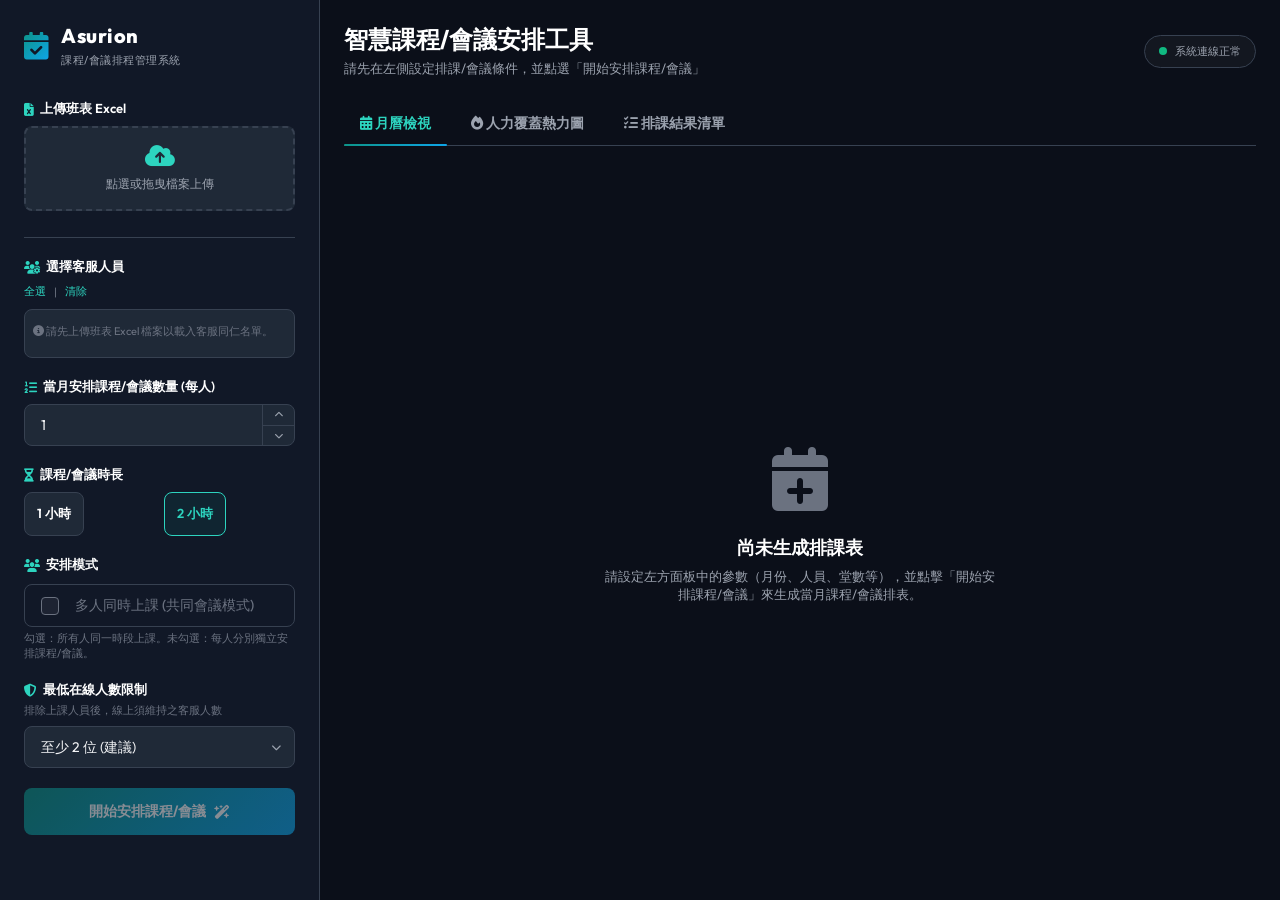
<file: templates/index.html>
<!DOCTYPE html>
<html lang="zh-TW">
<head>
    <meta charset="UTF-8">
    <meta name="viewport" content="width=device-width, initial-scale=1.0">
    <title>客服人員課程/會議安排工具</title>
    <!-- Google Fonts -->
    <link rel="preconnect" href="https://fonts.googleapis.com">
    <link rel="preconnect" href="https://fonts.gstatic.com" crossorigin>
    <link href="https://fonts.googleapis.com/css2?family=Inter:wght@300;400;500;600;700&family=Outfit:wght@400;500;600;700;800&display=swap" rel="stylesheet">
    <!-- Font Awesome -->
    <link rel="stylesheet" href="https://cdnjs.cloudflare.com/ajax/libs/font-awesome/6.4.0/css/all.min.css">
    <!-- Custom CSS -->
    <link rel="stylesheet" href="/static/css/style.css">
</head>
<body>
    <div class="app-container">
        <!-- Sidebar Controls -->
        <aside class="sidebar">
            <div class="brand">
                <i class="fa-solid fa-calendar-check brand-icon"></i>
                <div class="brand-text">
                    <h1>Asurion</h1>
                    <span>課程/會議排程管理系統</span>
                </div>
            </div>
            <!-- Upload Schedule File -->
            <div class="upload-section">
                <label class="upload-label"><i class="fa-solid fa-file-excel"></i> 上傳班表 Excel</label>
                <input type="file" id="file-input" accept=".xlsx" style="display: none;">
                <div class="upload-dropzone" id="upload-zone">
                    <div class="upload-zone-content">
                        <i class="fa-solid fa-cloud-arrow-up"></i>
                        <span id="file-name-text">點選或拖曳檔案上傳</span>
                    </div>
                </div>
                <div id="upload-status" class="upload-status"></div>
            </div>

            <div class="sidebar-divider"></div>
            
            <form id="schedule-form" class="control-form">
                <div class="form-group" id="loaded-month-group" style="display: none;">
                    <label><i class="fa-solid fa-calendar-days"></i> 目前上傳班表月份</label>
                    <div class="loaded-month-badge" id="loaded-month-badge">
                        <i class="fa-solid fa-circle-check" style="color: var(--success); font-size: 14px;"></i>
                        <span id="loaded-month-val" style="font-weight: 700; color: #fff; font-size: 14px; margin-left: 6px;">-</span>
                    </div>
                </div>

                <div class="form-group">
                    <label><i class="fa-solid fa-users-gear"></i> 選擇客服人員</label>
                    <div class="agent-selection-header">
                        <button type="button" id="select-all-btn" class="text-btn">全選</button>
                        <span class="divider">|</span>
                        <button type="button" id="deselect-all-btn" class="text-btn">清除</button>
                    </div>
                    <div class="agent-list-scroll">
                        <div id="agent-checkboxes" class="checkbox-group">
                            <!-- Populated dynamically -->
                        </div>
                    </div>
                </div>

                <div class="form-group">
                    <label for="course-count-input"><i class="fa-solid fa-list-ol"></i> 當月安排課程/會議數量 (每人)</label>
                    <div class="number-input-wrapper">
                        <input type="number" id="course-count-input" min="1" max="15" value="1" required>
                        <div class="num-nav">
                            <div class="num-button up"><i class="fa-solid fa-chevron-up"></i></div>
                            <div class="num-button down"><i class="fa-solid fa-chevron-down"></i></div>
                        </div>
                    </div>
                </div>

                <div class="form-group">
                    <label><i class="fa-solid fa-hourglass-half"></i> 課程/會議時長</label>
                    <div class="radio-group-tile">
                        <label class="radio-tile-label">
                            <input type="radio" name="course-duration" value="1" class="radio-tile-input">
                            <div class="radio-tile">
                                <span class="tile-title">1 小時</span>
                            </div>
                        </label>
                        <label class="radio-tile-label">
                            <input type="radio" name="course-duration" value="2" class="radio-tile-input" checked>
                            <div class="radio-tile">
                                <span class="tile-title">2 小時</span>
                            </div>
                        </label>
                    </div>
                </div>
                <div class="form-group">
                    <label><i class="fa-solid fa-users"></i> 安排模式</label>
                    <div class="toggle-group-custom">
                        <label class="checkbox-container-custom">
                            <input type="checkbox" id="joint-class-checkbox">
                            <span class="checkbox-custom-box"></span>
                            <span class="checkbox-label-text">多人同時上課 (共同會議模式)</span>
                        </label>
                    </div>
                    <span class="help-text">勾選：所有人同一時段上課。未勾選：每人分別獨立安排課程/會議。</span>
                </div>
                <div class="form-group">
                    <label for="coverage-select"><i class="fa-solid fa-shield-halved"></i> 最低在線人數限制</label>
                    <span class="help-text">排除上課人員後，線上須維持之客服人數</span>
                    <div class="select-wrapper">
                        <select id="coverage-select" required>
                            <option value="1">至少 1 位</option>
                            <option value="2" selected>至少 2 位 (建議)</option>
                            <option value="3">至少 3 位</option>
                        </select>
                    </div>
                </div>

                <button type="submit" id="submit-btn" class="primary-btn">
                    <span>開始安排課程/會議</span>
                    <i class="fa-solid fa-wand-magic-sparkles"></i>
                </button>
            </form>
        </aside>

        <!-- Main Workspace -->
        <main class="main-content">
            <!-- Header -->
            <header class="workspace-header">
                <div class="welcome-section">
                    <h2>智慧課程/會議安排工具</h2>
                    <p id="current-config-summary">請先在左側設定排課/會議條件，並點選「開始安排課程/會議」</p>
                </div>
                <div class="theme-toggle-status">
                    <div class="status-indicator">
                        <span class="pulse-dot"></span>
                        <span class="status-text">系統連線正常</span>
                    </div>
                </div>
            </header>

            <!-- Dashboard Stats (Hidden initially, shown after schedule calculation) -->
            <section id="stats-section" class="stats-grid hidden">
                <div class="stat-card">
                    <div class="stat-icon-wrapper blue">
                        <i class="fa-solid fa-book-open"></i>
                    </div>
                    <div class="stat-info">
                        <span class="stat-label">已排定課程/會議總次數</span>
                        <h3 id="stat-total-courses">-</h3>
                    </div>
                </div>
                <div class="stat-card">
                    <div class="stat-icon-wrapper purple">
                        <i class="fa-solid fa-clock"></i>
                    </div>
                    <div class="stat-info">
                        <span class="stat-label">總培訓時數</span>
                        <h3 id="stat-total-hours">-</h3>
                    </div>
                </div>
                <div class="stat-card">
                    <div class="stat-icon-wrapper teal">
                        <i class="fa-solid fa-user-shield"></i>
                    </div>
                    <div class="stat-info">
                        <span class="stat-label">平均最少在線人力</span>
                        <h3 id="stat-min-coverage">-</h3>
                    </div>
                </div>
                <div class="stat-card" id="warning-stat-card">
                    <div class="stat-icon-wrapper orange">
                        <i class="fa-solid fa-triangle-exclamation"></i>
                    </div>
                    <div class="stat-info">
                        <span class="stat-label">人力警告時段</span>
                        <h3 id="stat-warnings">-</h3>
                    </div>
                </div>
            </section>

            <!-- Main Interactive Tabs -->
            <div class="tab-container">
                <div class="tab-header-wrapper">
                    <div class="tab-header">
                        <button class="tab-btn active" data-tab="calendar-tab">
                            <i class="fa-solid fa-calendar-days"></i> 月曆檢視
                        </button>
                        <button class="tab-btn" data-tab="heatmap-tab">
                            <i class="fa-solid fa-fire"></i> 人力覆蓋熱力圖
                        </button>
                        <button class="tab-btn" data-tab="list-tab">
                            <i class="fa-solid fa-list-check"></i> 排課結果清單
                        </button>
                    </div>
                </div>

                <div class="tab-content-container">
                    <!-- Loading Overlay -->
                    <div id="loading-overlay" class="overlay hidden">
                        <div class="loader-container">
                            <div class="spinner"></div>
                            <p>智慧排課引擎計算中，請稍候...</p>
                        </div>
                    </div>

                    <!-- Empty State -->
                    <div id="empty-state" class="empty-state-view">
                        <div class="empty-icon"><i class="fa-solid fa-calendar-plus"></i></div>
                        <h3>尚未生成排課表</h3>
                        <p>請設定左方面板中的參數（月份、人員、堂數等），並點擊「開始安排課程/會議」來生成當月課程/會議排表。</p>
                    </div>

                    <!-- Tab 1: Calendar View -->
                    <div id="calendar-tab" class="tab-panel active hidden">
                        <div class="calendar-layout">
                            <div class="calendar-main">
                                <div class="calendar-nav">
                                    <h4 id="calendar-month-title">2026年 6月</h4>
                                    <div class="calendar-legend">
                                        <span class="legend-item"><span class="legend-color scheduled"></span>已排課</span>
                                        <span class="legend-item"><span class="legend-color warning"></span>低人力警示</span>
                                    </div>
                                </div>
                                <div class="calendar-grid-header">
                                    <span>週日</span><span>週一</span><span>週二</span><span>週三</span><span>週四</span><span>週五</span><span>週六</span>
                                </div>
                                <div id="calendar-grid" class="calendar-grid">
                                    <!-- Populated dynamically -->
                                </div>
                            </div>
                            <!-- Side Detail Panel -->
                            <div class="calendar-side-panel">
                                <div id="day-detail-empty" class="side-panel-empty">
                                    <i class="fa-solid fa-arrow-left"></i>
                                    <p>點選月曆中的日期以查看當天值班詳情與課程/會議安排</p>
                                </div>
                                <div id="day-detail-content" class="side-panel-content hidden">
                                    <div class="panel-header">
                                        <h4 id="selected-date-title">2026-06-01</h4>
                                        <span id="selected-date-weekday" class="badge">星期一</span>
                                    </div>
                                    
                                    <div class="detail-section">
                                        <h5><i class="fa-solid fa-graduation-cap"></i> 當日課程/會議安排</h5>
                                        <div id="day-courses-list" class="courses-timeline-list">
                                            <!-- Dynamically filled -->
                                        </div>
                                    </div>

                                    <div class="detail-section">
                                        <h5><i class="fa-solid fa-users"></i> 當日每小時在線人數</h5>
                                        <div class="timeline-visual-container">
                                            <div id="day-coverage-timeline" class="hourly-bar-chart">
                                                <!-- Dynamically filled -->
                                            </div>
                                        </div>
                                    </div>
                                </div>
                            </div>
                        </div>
                    </div>

                    <!-- Tab 2: Heatmap View -->
                    <div id="heatmap-tab" class="tab-panel hidden">
                        <div class="heatmap-container-box">
                            <div class="heatmap-header">
                                <div class="heatmap-desc">
                                    <h4>在線客服人數覆蓋率熱力圖</h4>
                                    <p>網格顯示每日每小時線上服務的客服人數，以顏色深淺代表在線人力多寡，若低於限制人數將顯示為警告色（黃/橘/紅）。</p>
                                </div>
                                <div class="heatmap-controls">
                                    <div class="btn-group">
                                        <button id="toggle-heatmap-before" class="btn btn-secondary active">排課前在線</button>
                                        <button id="toggle-heatmap-after" class="btn btn-secondary">排課後在線 (實際服務)</button>
                                    </div>
                                </div>
                            </div>
                            
                            <div class="heatmap-wrapper">
                                <div class="heatmap-legend">
                                    <span class="legend-title">在線客服人數：</span>
                                    <span class="legend-color-box c-0">0人 (中斷)</span>
                                    <span class="legend-color-box c-1">1人 (吃緊)</span>
                                    <span class="legend-color-box c-2">2人</span>
                                    <span class="legend-color-box c-3">3人</span>
                                    <span class="legend-color-box c-4">4人以上 (充裕)</span>
                                </div>
                                
                                <div class="heatmap-scroll-area">
                                    <div class="heatmap-grid-container">
                                        <div class="heatmap-y-axis">
                                            <div class="axis-header-cell">日期</div>
                                            <!-- Dates filled dynamically -->
                                        </div>
                                        <div class="heatmap-main-grid">
                                            <div class="heatmap-x-axis">
                                                <!-- Hours 0..23 filled dynamically -->
                                            </div>
                                            <div id="heatmap-cells" class="heatmap-cells-grid">
                                                <!-- Cells filled dynamically -->
                                            </div>
                                        </div>
                                    </div>
                                </div>
                            </div>
                        </div>
                    </div>

                    <!-- Tab 3: List View -->
                    <div id="list-tab" class="tab-panel hidden">
                        <div class="list-container-box">
                            <div class="list-header">
                                <h4>當月課程/會議表清單</h4>
                                <div class="list-actions">
                                    <button id="export-csv-btn" class="secondary-btn">
                                        <i class="fa-solid fa-file-csv"></i> 匯出 CSV 檔
                                    </button>
                                </div>
                            </div>
                            
                            <div class="table-wrapper">
                                <table class="schedule-table">
                                    <thead>
                                        <tr>
                                            <th>日期</th>
                                            <th>客服人員</th>
                                            <th>上課時段</th>
                                            <th>課程/會議長度</th>
                                            <th>上課時在線人數 (扣除上課同仁)</th>
                                            <th>狀態</th>
                                        </tr>
                                    </thead>
                                    <tbody id="schedule-table-body">
                                        <!-- Dynamically filled -->
                                    </tbody>
                                </table>
                            </div>
                            
                            <div id="failed-courses-section" class="failed-courses-box hidden">
                                <h5><i class="fa-solid fa-triangle-exclamation"></i> 無法安排的課程/會議：</h5>
                                <p>以下人員的課程/會議因班表限制及人力覆蓋率衝突，無法在安全在線門檻下完成排課：</p>
                                <ul id="failed-courses-list">
                                    <!-- Filled dynamically -->
                                </ul>
                            </div>
                        </div>
                    </div>

                </div>
            </div>
        </main>
    </div>
    <!-- Custom JS -->
    <script src="/static/js/main.js"></script>
</body>
</html>
</file>
<file: static/css/style.css>
/* CSS Design System - Modern Dark Slate Theme */
:root {
    --bg-main: #0b0f19;
    --bg-sidebar: #111827;
    --bg-card: #1f2937;
    --border-color: #374151;
    --text-primary: #f3f4f6;
    --text-secondary: #9ca3af;
    --text-muted: #6b7280;
    
    --primary-color: #0d9488;
    --primary-light: #2dd4bf;
    --primary-gradient: linear-gradient(135deg, #0d9488, #0ea5e9);
    
    --success: #10b981;
    --warning: #f59e0b;
    --danger: #ef4444;
    
    --shadow-sm: 0 1px 2px 0 rgb(0 0 0 / 0.05);
    --shadow-md: 0 4px 6px -1px rgb(0 0 0 / 0.1), 0 2px 4px -2px rgb(0 0 0 / 0.1);
    --shadow-lg: 0 10px 15px -3px rgb(0 0 0 / 0.1), 0 4px 6px -4px rgb(0 0 0 / 0.1);
    
    --font-family: 'Outfit', 'Inter', -apple-system, BlinkMacSystemFont, "Segoe UI", Roboto, sans-serif;
}

/* Reset and Base Styles */
* {
    box-sizing: border-box;
    margin: 0;
    padding: 0;
}

body {
    background-color: var(--bg-main);
    color: var(--text-primary);
    font-family: var(--font-family);
    height: 100vh;
    overflow: hidden;
}

/* Scrollbar Styling */
::-webkit-scrollbar {
    width: 6px;
    height: 6px;
}
::-webkit-scrollbar-track {
    background: var(--bg-main);
}
::-webkit-scrollbar-thumb {
    background: var(--border-color);
    border-radius: 4px;
}
::-webkit-scrollbar-thumb:hover {
    background: var(--text-muted);
}

/* Layout */
.app-container {
    display: flex;
    height: 100vh;
    width: 100vw;
}

/* Sidebar Controls */
.sidebar {
    width: 320px;
    background-color: var(--bg-sidebar);
    border-right: 1px solid var(--border-color);
    display: flex;
    flex-direction: column;
    flex-shrink: 0;
    padding: 24px;
    overflow-y: auto;
}

.brand {
    display: flex;
    align-items: center;
    gap: 12px;
    margin-bottom: 32px;
}

.brand-icon {
    font-size: 28px;
    background: var(--primary-gradient);
    -webkit-background-clip: text;
    -webkit-text-fill-color: transparent;
}

.brand-text h1 {
    font-size: 20px;
    font-weight: 800;
    letter-spacing: 0.5px;
    color: #fff;
    line-height: 1.2;
}

.brand-text span {
    font-size: 11px;
    color: var(--text-secondary);
    letter-spacing: 0.5px;
    text-transform: uppercase;
}

/* Controls Form */
.control-form {
    display: flex;
    flex-direction: column;
    gap: 20px;
}

.form-group {
    display: flex;
    flex-direction: column;
    gap: 8px;
}

.form-group label {
    font-size: 13px;
    font-weight: 600;
    color: #fff;
    display: flex;
    align-items: center;
    gap: 6px;
}

.form-group label i {
    color: var(--primary-light);
}

.help-text {
    font-size: 11px;
    color: var(--text-muted);
    margin-top: -4px;
}

/* Inputs */
.select-wrapper {
    position: relative;
    width: 100%;
}

.select-wrapper::after {
    content: '\f078';
    font-family: 'Font Awesome 6 Free';
    font-weight: 900;
    font-size: 10px;
    color: var(--text-secondary);
    position: absolute;
    right: 14px;
    top: 50%;
    transform: translateY(-50%);
    pointer-events: none;
}

select {
    width: 100%;
    background-color: var(--bg-card);
    border: 1px solid var(--border-color);
    border-radius: 8px;
    padding: 11px 16px;
    color: var(--text-primary);
    font-family: var(--font-family);
    font-size: 14px;
    appearance: none;
    cursor: pointer;
    transition: all 0.2s;
}

select:focus {
    outline: none;
    border-color: var(--primary-light);
    box-shadow: 0 0 0 2px rgba(45, 212, 191, 0.15);
}

/* Checkbox Selection Scroll */
.agent-selection-header {
    display: flex;
    align-items: center;
    gap: 8px;
    font-size: 11px;
    color: var(--text-muted);
    margin-bottom: 2px;
}

.text-btn {
    background: none;
    border: none;
    color: var(--primary-light);
    cursor: pointer;
    font-family: var(--font-family);
    font-size: 11px;
    transition: color 0.2s;
}

.text-btn:hover {
    color: #fff;
}

.agent-list-scroll {
    max-height: 200px;
    overflow-y: auto;
    border: 1px solid var(--border-color);
    background-color: var(--bg-card);
    border-radius: 8px;
    padding: 8px;
}

.checkbox-group {
    display: flex;
    flex-direction: column;
    gap: 4px;
}

.checkbox-label {
    display: flex;
    align-items: center;
    gap: 8px;
    padding: 8px 10px;
    border-radius: 6px;
    cursor: pointer;
    font-size: 13px;
    color: var(--text-secondary);
    transition: all 0.2s;
}

.checkbox-label:hover {
    background-color: rgba(255, 255, 255, 0.05);
    color: #fff;
}

.checkbox-label input {
    accent-color: var(--primary-color);
    width: 15px;
    height: 15px;
    cursor: pointer;
}

/* Number Input */
.number-input-wrapper {
    position: relative;
    display: flex;
}

.number-input-wrapper input {
    width: 100%;
    background-color: var(--bg-card);
    border: 1px solid var(--border-color);
    border-radius: 8px;
    padding: 11px 16px;
    color: var(--text-primary);
    font-family: var(--font-family);
    font-size: 14px;
}

.number-input-wrapper input:focus {
    outline: none;
    border-color: var(--primary-light);
}

/* Chrome/Safari spin buttons hide */
.number-input-wrapper input::-webkit-outer-spin-button,
.number-input-wrapper input::-webkit-inner-spin-button {
    -webkit-appearance: none;
    margin: 0;
}

.num-nav {
    position: absolute;
    right: 1px;
    top: 1px;
    bottom: 1px;
    display: flex;
    flex-direction: column;
    width: 32px;
    border-left: 1px solid var(--border-color);
}

.num-button {
    flex: 1;
    display: flex;
    align-items: center;
    justify-content: center;
    font-size: 9px;
    color: var(--text-secondary);
    cursor: pointer;
    user-select: none;
    transition: background 0.2s;
}

.num-button:hover {
    background-color: rgba(255, 255, 255, 0.05);
    color: #fff;
}

.num-button.up {
    border-top-right-radius: 7px;
    border-bottom: 1px solid var(--border-color);
}

.num-button.down {
    border-bottom-right-radius: 7px;
}

/* Radio Tiles */
.radio-group-tile {
    display: flex;
    gap: 8px;
}

.radio-tile-label {
    flex: 1;
    cursor: pointer;
}

.radio-tile-input {
    display: none;
}

.radio-tile {
    background-color: var(--bg-card);
    border: 1px solid var(--border-color);
    border-radius: 8px;
    padding: 12px;
    text-align: center;
    transition: all 0.2s;
}

.radio-tile-input:checked + .radio-tile {
    background-color: rgba(13, 148, 136, 0.1);
    border-color: var(--primary-light);
    color: var(--primary-light);
    font-weight: 600;
}

.tile-title {
    font-size: 13px;
}

/* Primary Button */
.primary-btn {
    background: var(--primary-gradient);
    border: none;
    border-radius: 8px;
    padding: 14px;
    color: #fff;
    font-family: var(--font-family);
    font-size: 14px;
    font-weight: 700;
    cursor: pointer;
    display: flex;
    align-items: center;
    justify-content: center;
    gap: 8px;
    box-shadow: 0 4px 12px rgba(13, 148, 136, 0.3);
    transition: all 0.2s;
}

.primary-btn:hover {
    opacity: 0.95;
    transform: translateY(-1px);
    box-shadow: 0 6px 16px rgba(13, 148, 136, 0.4);
}

.primary-btn:active {
    transform: translateY(0);
}

/* Secondary Button */
.secondary-btn {
    background-color: var(--bg-card);
    border: 1px solid var(--border-color);
    border-radius: 8px;
    padding: 10px 16px;
    color: var(--text-primary);
    font-family: var(--font-family);
    font-size: 13px;
    font-weight: 600;
    cursor: pointer;
    display: flex;
    align-items: center;
    gap: 6px;
    transition: all 0.2s;
}

.secondary-btn:hover {
    background-color: var(--border-color);
    color: #fff;
}

/* Main Workspace Content */
.main-content {
    flex: 1;
    display: flex;
    flex-direction: column;
    overflow: hidden;
    padding: 24px;
    background-color: var(--bg-main);
}

/* Workspace Header */
.workspace-header {
    display: flex;
    justify-content: space-between;
    align-items: center;
    margin-bottom: 24px;
}

.welcome-section h2 {
    font-size: 24px;
    font-weight: 700;
    color: #fff;
    margin-bottom: 4px;
}

.welcome-section p {
    font-size: 13px;
    color: var(--text-secondary);
}

.status-indicator {
    display: flex;
    align-items: center;
    gap: 8px;
    background-color: rgba(255, 255, 255, 0.03);
    border: 1px solid var(--border-color);
    padding: 8px 14px;
    border-radius: 20px;
}

.pulse-dot {
    width: 8px;
    height: 8px;
    background-color: var(--success);
    border-radius: 50%;
    box-shadow: 0 0 0 0 rgba(16, 185, 129, 0.7);
    animation: pulse 1.6s infinite;
}

.status-text {
    font-size: 11px;
    color: var(--text-secondary);
    font-weight: 500;
}

@keyframes pulse {
    0% {
        transform: scale(0.95);
        box-shadow: 0 0 0 0 rgba(16, 185, 129, 0.7);
    }
    70% {
        transform: scale(1);
        box-shadow: 0 0 0 6px rgba(16, 185, 129, 0);
    }
    100% {
        transform: scale(0.95);
        box-shadow: 0 0 0 0 rgba(16, 185, 129, 0);
    }
}

/* Dashboard KPI Stats Grid */
.stats-grid {
    display: grid;
    grid-template-columns: repeat(4, 1fr);
    gap: 16px;
    margin-bottom: 24px;
}

.stat-card {
    background-color: var(--bg-card);
    border: 1px solid var(--border-color);
    border-radius: 12px;
    padding: 16px;
    display: flex;
    align-items: center;
    gap: 16px;
    box-shadow: var(--shadow-sm);
    transition: transform 0.2s;
}

.stat-card:hover {
    transform: translateY(-2px);
}

.stat-icon-wrapper {
    width: 48px;
    height: 48px;
    border-radius: 10px;
    display: flex;
    align-items: center;
    justify-content: center;
    font-size: 20px;
}

.stat-icon-wrapper.blue { background-color: rgba(14, 165, 233, 0.1); color: #0ea5e9; }
.stat-icon-wrapper.purple { background-color: rgba(139, 92, 246, 0.1); color: #8b5cf6; }
.stat-icon-wrapper.teal { background-color: rgba(20, 184, 166, 0.1); color: #20b8a6; }
.stat-icon-wrapper.orange { background-color: rgba(245, 158, 11, 0.1); color: #f59e0b; }

.stat-info {
    display: flex;
    flex-direction: column;
}

.stat-label {
    font-size: 11px;
    color: var(--text-secondary);
    text-transform: uppercase;
    letter-spacing: 0.5px;
}

.stat-info h3 {
    font-size: 20px;
    font-weight: 700;
    color: #fff;
    margin-top: 2px;
}

.hidden {
    display: none !important;
}

/* Tab Container */
.tab-container {
    flex: 1;
    display: flex;
    flex-direction: column;
    min-height: 0; /* Important for flex child overflow */
}

/* Tab Panel */
.tab-panel {
    height: 100%;
    width: 100%;
    display: flex;
    flex-direction: column;
    min-height: 0;
    overflow: hidden;
}

.tab-header-wrapper {
    border-bottom: 1px solid var(--border-color);
    margin-bottom: 20px;
}

.tab-header {
    display: flex;
    gap: 8px;
}

.tab-btn {
    background: none;
    border: none;
    color: var(--text-secondary);
    font-family: var(--font-family);
    font-size: 14px;
    font-weight: 600;
    padding: 12px 16px;
    cursor: pointer;
    position: relative;
    transition: color 0.2s;
}

.tab-btn:hover {
    color: #fff;
}

.tab-btn.active {
    color: var(--primary-light);
}

.tab-btn.active::after {
    content: '';
    position: absolute;
    bottom: -1px;
    left: 0;
    right: 0;
    height: 2px;
    background: var(--primary-gradient);
    border-radius: 2px;
}

.tab-content-container {
    flex: 1;
    position: relative;
    overflow: hidden;
    min-height: 0;
}

/* Empty State / Loading */
.empty-state-view {
    display: flex;
    flex-direction: column;
    align-items: center;
    justify-content: center;
    height: 100%;
    padding: 48px;
    text-align: center;
}

.empty-icon {
    font-size: 64px;
    color: var(--text-muted);
    margin-bottom: 16px;
}

.empty-state-view h3 {
    font-size: 18px;
    font-weight: 600;
    color: #fff;
    margin-bottom: 8px;
}

.empty-state-view p {
    font-size: 13px;
    color: var(--text-secondary);
    max-width: 400px;
}

.overlay {
    position: absolute;
    top: 0;
    left: 0;
    right: 0;
    bottom: 0;
    background-color: rgba(11, 15, 25, 0.7);
    backdrop-filter: blur(4px);
    display: flex;
    align-items: center;
    justify-content: center;
    z-index: 100;
}

.loader-container {
    display: flex;
    flex-direction: column;
    align-items: center;
    gap: 16px;
    background-color: var(--bg-card);
    border: 1px solid var(--border-color);
    padding: 32px 48px;
    border-radius: 16px;
    box-shadow: var(--shadow-lg);
}

.spinner {
    width: 40px;
    height: 40px;
    border: 4px solid rgba(255, 255, 255, 0.05);
    border-left-color: var(--primary-light);
    border-radius: 50%;
    animation: spin 1s linear infinite;
}

@keyframes spin {
    0% { transform: rotate(0deg); }
    100% { transform: rotate(360deg); }
}

/* TAB 1: Calendar View Layout */
.calendar-layout {
    display: flex;
    height: 100%;
    gap: 20px;
    min-height: 0;
}

.calendar-main {
    flex: 1;
    display: flex;
    flex-direction: column;
    min-height: 0;
    background-color: var(--bg-card);
    border: 1px solid var(--border-color);
    border-radius: 12px;
    padding: 16px;
}

.calendar-nav {
    display: flex;
    justify-content: space-between;
    align-items: center;
    margin-bottom: 16px;
}

.calendar-nav h4 {
    font-size: 18px;
    font-weight: 700;
    color: #fff;
}

.calendar-legend {
    display: flex;
    gap: 12px;
}

.legend-item {
    font-size: 11px;
    color: var(--text-secondary);
    display: flex;
    align-items: center;
    gap: 6px;
}

.legend-color {
    width: 10px;
    height: 10px;
    border-radius: 3px;
}

.legend-color.scheduled { background-color: rgba(13, 148, 136, 0.2); border: 1px solid var(--primary-light); }
.legend-color.warning { background-color: rgba(239, 68, 68, 0.15); border: 1px solid var(--danger); }

.calendar-grid-header {
    display: grid;
    grid-template-columns: repeat(7, 1fr);
    text-align: center;
    margin-bottom: 8px;
    font-size: 11px;
    font-weight: 600;
    color: var(--text-secondary);
    text-transform: uppercase;
    letter-spacing: 0.5px;
}

.calendar-grid {
    flex: 1;
    display: grid;
    grid-template-columns: repeat(7, 1fr);
    grid-auto-rows: 1fr;
    gap: 6px;
    min-height: 0;
}

/* Calendar Day Cell */
.calendar-day {
    background-color: rgba(255, 255, 255, 0.02);
    border: 1px solid rgba(255, 255, 255, 0.05);
    border-radius: 8px;
    padding: 8px;
    display: flex;
    flex-direction: column;
    justify-content: space-between;
    cursor: pointer;
    position: relative;
    transition: all 0.2s;
}

.calendar-day:hover {
    background-color: rgba(255, 255, 255, 0.05);
    border-color: var(--border-color);
}

.calendar-day.empty {
    opacity: 0.2;
    cursor: default;
    pointer-events: none;
}

.calendar-day.today {
    border-color: var(--primary-light);
    box-shadow: inset 0 0 0 1px var(--primary-light);
}

.calendar-day.selected {
    background-color: rgba(13, 148, 136, 0.07);
    border-color: var(--primary-light);
}

.day-number {
    font-size: 12px;
    font-weight: 600;
    color: var(--text-secondary);
}

.calendar-day.selected .day-number {
    color: #fff;
}

.day-badges {
    display: flex;
    flex-direction: column;
    gap: 4px;
    margin-top: 4px;
}

.day-badge {
    font-size: 9px;
    padding: 3px 6px;
    border-radius: 4px;
    font-weight: 600;
    display: flex;
    align-items: center;
    gap: 4px;
}

.day-badge.course-badge {
    background-color: rgba(13, 148, 136, 0.15);
    color: var(--primary-light);
    border: 1px solid rgba(45, 212, 191, 0.25);
}

.day-badge.warning-badge {
    background-color: rgba(239, 68, 68, 0.1);
    color: var(--danger);
    border: 1px solid rgba(239, 68, 68, 0.2);
}

/* Side Detail Panel */
.calendar-side-panel {
    width: 320px;
    background-color: var(--bg-card);
    border: 1px solid var(--border-color);
    border-radius: 12px;
    display: flex;
    flex-direction: column;
    padding: 20px;
    overflow-y: auto;
    flex-shrink: 0;
}

.side-panel-empty {
    display: flex;
    flex-direction: column;
    align-items: center;
    justify-content: center;
    height: 100%;
    text-align: center;
    color: var(--text-muted);
}

.side-panel-empty i {
    font-size: 32px;
    margin-bottom: 12px;
}

.side-panel-empty p {
    font-size: 12px;
    max-width: 200px;
}

.panel-header {
    display: flex;
    justify-content: space-between;
    align-items: center;
    padding-bottom: 16px;
    border-bottom: 1px solid var(--border-color);
    margin-bottom: 20px;
}

.panel-header h4 {
    font-size: 16px;
    font-weight: 700;
    color: #fff;
}

.badge {
    background-color: var(--border-color);
    color: var(--text-primary);
    padding: 4px 8px;
    border-radius: 4px;
    font-size: 11px;
    font-weight: 600;
}

.detail-section {
    margin-bottom: 24px;
}

.detail-section h5 {
    font-size: 12px;
    font-weight: 700;
    color: #fff;
    text-transform: uppercase;
    letter-spacing: 0.5px;
    margin-bottom: 12px;
    display: flex;
    align-items: center;
    gap: 6px;
}

.detail-section h5 i {
    color: var(--primary-light);
}

.courses-timeline-list {
    display: flex;
    flex-direction: column;
    gap: 10px;
}

.course-item {
    background-color: rgba(255, 255, 255, 0.02);
    border: 1px solid var(--border-color);
    border-radius: 8px;
    padding: 12px;
    display: flex;
    flex-direction: column;
    gap: 6px;
    position: relative;
    overflow: hidden;
}

.course-item::before {
    content: '';
    position: absolute;
    left: 0;
    top: 0;
    bottom: 0;
    width: 3px;
    background: var(--primary-gradient);
}

.course-item.violated-course::before {
    background: var(--danger);
}

.course-item-header {
    display: flex;
    justify-content: space-between;
    align-items: center;
}

.course-agent {
    font-size: 13px;
    font-weight: 700;
    color: #fff;
}

.course-time {
    font-size: 11px;
    color: var(--primary-light);
    font-weight: 600;
}

.course-item.violated-course .course-time {
    color: var(--danger);
}

.course-item-body {
    display: flex;
    justify-content: space-between;
    align-items: center;
    font-size: 11px;
    color: var(--text-secondary);
}

.coverage-status-tag {
    display: flex;
    align-items: center;
    gap: 4px;
    padding: 2px 6px;
    border-radius: 4px;
    font-size: 10px;
    font-weight: 600;
}

.coverage-status-tag.ok { background-color: rgba(16, 185, 129, 0.1); color: var(--success); }
.coverage-status-tag.warn { background-color: rgba(239, 68, 68, 0.1); color: var(--danger); }

/* Daily Hourly Bar Chart */
.hourly-bar-chart {
    display: flex;
    align-items: flex-end;
    justify-content: space-between;
    height: 100px;
    padding-top: 10px;
    border-bottom: 1px solid var(--border-color);
    position: relative;
}

.hour-bar-wrapper {
    flex: 1;
    display: flex;
    flex-direction: column;
    align-items: center;
    height: 100%;
    justify-content: flex-end;
    position: relative;
    cursor: pointer;
}

.hour-bar {
    width: 60%;
    min-height: 2px;
    border-top-left-radius: 2px;
    border-top-right-radius: 2px;
    transition: all 0.2s;
}

/* Colors based on agent count */
.hour-bar.c-0 { background-color: var(--danger); height: 5%; }
.hour-bar.c-1 { background-color: var(--warning); height: 25%; }
.hour-bar.c-2 { background-color: var(--primary-color); height: 50%; }
.hour-bar.c-3 { background-color: #0f766e; height: 75%; }
.hour-bar.c-4 { background-color: var(--success); height: 100%; }

.hour-bar-wrapper:hover .hour-bar {
    filter: brightness(1.2);
}

/* Tooltip for hourly chart */
.hour-bar-wrapper .tooltip {
    visibility: hidden;
    position: absolute;
    bottom: 110px;
    background-color: var(--bg-sidebar);
    border: 1px solid var(--border-color);
    padding: 6px 10px;
    border-radius: 6px;
    color: #fff;
    font-size: 10px;
    white-space: nowrap;
    z-index: 10;
    box-shadow: var(--shadow-md);
    opacity: 0;
    transition: opacity 0.2s;
}

.hour-bar-wrapper:hover .tooltip {
    visibility: visible;
    opacity: 1;
}

.hour-label {
    font-size: 8px;
    color: var(--text-muted);
    margin-top: 6px;
}

/* TAB 2: Heatmap View Styles */
.heatmap-container-box {
    background-color: var(--bg-card);
    border: 1px solid var(--border-color);
    border-radius: 12px;
    padding: 20px;
    height: 100%;
    display: flex;
    flex-direction: column;
    min-height: 0;
}

.heatmap-header {
    display: flex;
    justify-content: space-between;
    align-items: center;
    margin-bottom: 20px;
    flex-shrink: 0;
}

.heatmap-desc h4 {
    font-size: 16px;
    font-weight: 700;
    color: #fff;
    margin-bottom: 4px;
}

.heatmap-desc p {
    font-size: 12px;
    color: var(--text-secondary);
}

.btn-group {
    display: flex;
    border: 1px solid var(--border-color);
    border-radius: 8px;
    overflow: hidden;
}

.btn-group .btn {
    background-color: var(--bg-card);
    border: none;
    color: var(--text-secondary);
    padding: 8px 16px;
    font-family: var(--font-family);
    font-size: 12px;
    font-weight: 600;
    cursor: pointer;
    transition: all 0.2s;
}

.btn-group .btn:not(:last-child) {
    border-right: 1px solid var(--border-color);
}

.btn-group .btn.active {
    background-color: var(--primary-color);
    color: #fff;
}

.heatmap-wrapper {
    flex: 1;
    display: flex;
    flex-direction: column;
    min-height: 0;
}

.heatmap-legend {
    display: flex;
    align-items: center;
    gap: 8px;
    margin-bottom: 16px;
    flex-wrap: wrap;
    flex-shrink: 0;
}

.heatmap-legend .legend-title {
    font-size: 11px;
    color: var(--text-muted);
    font-weight: 600;
}

.legend-color-box {
    font-size: 10px;
    padding: 4px 10px;
    border-radius: 4px;
    color: #fff;
    font-weight: 600;
}

.legend-color-box.c-0 { background-color: rgba(239, 68, 68, 0.8); }
.legend-color-box.c-1 { background-color: rgba(245, 158, 11, 0.8); }
.legend-color-box.c-2 { background-color: rgba(13, 148, 136, 0.5); }
.legend-color-box.c-3 { background-color: rgba(13, 148, 136, 0.75); }
.legend-color-box.c-4 { background-color: rgba(13, 148, 136, 1.0); }

.heatmap-scroll-area {
    flex: 1;
    overflow-y: auto;
    min-height: 0;
}

.heatmap-grid-container {
    display: flex;
    position: relative;
    border: 1px solid var(--border-color);
    border-radius: 8px;
    overflow: hidden;
}

.heatmap-y-axis {
    width: 100px;
    display: flex;
    flex-direction: column;
    background-color: rgba(0,0,0,0.1);
    border-right: 1px solid var(--border-color);
    flex-shrink: 0;
}

.axis-header-cell {
    height: 30px;
    display: flex;
    align-items: center;
    justify-content: center;
    font-size: 11px;
    font-weight: 700;
    color: #fff;
    border-bottom: 1px solid var(--border-color);
}

.axis-cell {
    height: 24px;
    display: flex;
    align-items: center;
    padding-left: 12px;
    font-size: 11px;
    color: var(--text-secondary);
    border-bottom: 1px solid rgba(255,255,255,0.02);
}

.heatmap-main-grid {
    flex: 1;
    display: flex;
    flex-direction: column;
    overflow-x: auto;
}

.heatmap-x-axis {
    height: 30px;
    display: flex;
    border-bottom: 1px solid var(--border-color);
    background-color: rgba(0,0,0,0.1);
}

.x-cell {
    flex: 1;
    min-width: 32px;
    display: flex;
    align-items: center;
    justify-content: center;
    font-size: 10px;
    font-weight: 700;
    color: var(--text-secondary);
}

.heatmap-cells-grid {
    display: flex;
    flex-direction: column;
}

.heatmap-row {
    display: flex;
}

.heatmap-cell {
    flex: 1;
    min-width: 32px;
    height: 24px;
    border-right: 1px solid rgba(255,255,255,0.02);
    border-bottom: 1px solid rgba(255,255,255,0.02);
    transition: all 0.2s;
    cursor: pointer;
    position: relative;
}

/* Cell Colors base on state */
.heatmap-cell.status-0 { background-color: rgba(239, 68, 68, 0.7); }
.heatmap-cell.status-1 { background-color: rgba(245, 158, 11, 0.7); }
.heatmap-cell.status-2 { background-color: rgba(13, 148, 136, 0.4); }
.heatmap-cell.status-3 { background-color: rgba(13, 148, 136, 0.7); }
.heatmap-cell.status-4 { background-color: rgba(13, 148, 136, 1.0); }
.heatmap-cell.status-off { background-color: rgba(255, 255, 255, 0.02); }

.heatmap-cell:hover {
    filter: brightness(1.3);
    box-shadow: inset 0 0 0 1px #fff;
    z-index: 1;
}

.heatmap-cell .tooltip {
    visibility: hidden;
    position: absolute;
    bottom: 28px;
    left: 50%;
    transform: translateX(-50%);
    background-color: var(--bg-sidebar);
    border: 1px solid var(--border-color);
    padding: 6px 10px;
    border-radius: 6px;
    color: #fff;
    font-size: 10px;
    white-space: nowrap;
    z-index: 10;
    box-shadow: var(--shadow-md);
    opacity: 0;
    transition: opacity 0.2s;
}

.heatmap-cell:hover .tooltip {
    visibility: visible;
    opacity: 1;
}

/* TAB 3: List View Styles */
.list-container-box {
    background-color: var(--bg-card);
    border: 1px solid var(--border-color);
    border-radius: 12px;
    padding: 20px;
    height: 100%;
    display: flex;
    flex-direction: column;
    min-height: 0;
}

.list-header {
    display: flex;
    justify-content: space-between;
    align-items: center;
    margin-bottom: 20px;
    flex-shrink: 0;
}

.list-header h4 {
    font-size: 16px;
    font-weight: 700;
    color: #fff;
}

.table-wrapper {
    flex: 1;
    overflow-y: auto;
    border: 1px solid var(--border-color);
    border-radius: 8px;
    min-height: 0;
}

.schedule-table {
    width: 100%;
    border-collapse: collapse;
    text-align: left;
    font-size: 13px;
}

.schedule-table th, .schedule-table td {
    padding: 12px 16px;
    border-bottom: 1px solid var(--border-color);
}

.schedule-table th {
    background-color: rgba(0,0,0,0.15);
    color: #fff;
    font-weight: 600;
    position: sticky;
    top: 0;
    z-index: 2;
}

.schedule-table tbody tr {
    background-color: rgba(255,255,255,0.01);
    transition: background 0.2s;
}

.schedule-table tbody tr:hover {
    background-color: rgba(255,255,255,0.03);
}

.schedule-table td {
    color: var(--text-secondary);
}

.schedule-table td.strong {
    color: #fff;
    font-weight: 600;
}

.schedule-table td .status-indicator-inline {
    display: flex;
    align-items: center;
    gap: 6px;
    font-size: 11px;
    font-weight: 600;
}

.status-indicator-inline.success { color: var(--success); }
.status-indicator-inline.danger { color: var(--danger); }

/* Failed Courses Box */
.failed-courses-box {
    margin-top: 16px;
    background-color: rgba(239, 68, 68, 0.05);
    border: 1px solid rgba(239, 68, 68, 0.15);
    border-radius: 8px;
    padding: 16px;
    flex-shrink: 0;
}

.failed-courses-box h5 {
    color: var(--danger);
    font-size: 13px;
    font-weight: 700;
    margin-bottom: 8px;
    display: flex;
    align-items: center;
    gap: 6px;
}

.failed-courses-box p {
    font-size: 12px;
    color: var(--text-secondary);
    margin-bottom: 8px;
}

.failed-courses-box ul {
    list-style: none;
    display: flex;
    flex-wrap: wrap;
    gap: 8px;
}

.failed-courses-box li {
    background-color: rgba(239, 68, 68, 0.1);
    border: 1px solid rgba(239, 68, 68, 0.2);
    color: var(--danger);
    padding: 4px 10px;
    border-radius: 4px;
    font-size: 11px;
    font-weight: 600;
}

/* Upload Section */
.upload-section {
    margin-bottom: 8px;
    display: flex;
    flex-direction: column;
}

.upload-label {
    font-size: 13px;
    font-weight: 600;
    color: #fff;
    display: flex;
    align-items: center;
    gap: 6px;
    margin-bottom: 8px;
}

.upload-label i {
    color: var(--primary-light);
}

.upload-dropzone {
    border: 2px dashed var(--border-color);
    border-radius: 8px;
    padding: 16px;
    text-align: center;
    cursor: pointer;
    background-color: var(--bg-card);
    transition: all 0.2s;
    display: flex;
    justify-content: center;
    align-items: center;
}

.upload-dropzone:hover, .upload-dropzone.dragover {
    border-color: var(--primary-light);
    background-color: rgba(13, 148, 136, 0.05);
}

.upload-zone-content {
    display: flex;
    flex-direction: column;
    align-items: center;
    gap: 8px;
    color: var(--text-secondary);
}

.upload-zone-content i {
    font-size: 24px;
    color: var(--primary-light);
}

.upload-zone-content span {
    font-size: 12px;
}

.upload-status {
    font-size: 11px;
    margin-top: 6px;
    font-weight: 500;
    line-height: 1.4;
    transition: all 0.2s;
}

.upload-status.success {
    color: var(--success);
}

.upload-status.error {
    color: var(--danger);
}

.upload-status.loading {
    color: var(--warning);
}

.sidebar-divider {
    height: 1px;
    background-color: var(--border-color);
    margin: 12px 0 20px 0;
}

.loaded-month-badge {
    background-color: rgba(16, 185, 129, 0.1);
    border: 1px solid rgba(16, 185, 129, 0.25);
    border-radius: 8px;
    padding: 11px 16px;
    display: flex;
    align-items: center;
    margin-top: 2px;
}

.checkbox-container-custom {
    display: flex;
    align-items: center;
    cursor: pointer;
    position: relative;
    user-select: none;
    padding: 11px 16px;
    background-color: var(--bg-input);
    border: 1px solid var(--border-color);
    border-radius: 8px;
    transition: all 0.2s;
    margin-top: 2px;
}

.checkbox-container-custom:hover {
    border-color: var(--primary-light);
    background-color: rgba(13, 148, 136, 0.05);
}

.checkbox-container-custom input {
    position: absolute;
    opacity: 0;
    cursor: pointer;
    height: 0;
    width: 0;
}

.checkbox-custom-box {
    height: 18px;
    width: 18px;
    background-color: rgba(255, 255, 255, 0.05);
    border: 1.5px solid var(--text-muted);
    border-radius: 4px;
    margin-right: 10px;
    display: flex;
    align-items: center;
    justify-content: center;
    transition: all 0.2s;
}

.checkbox-container-custom input:checked ~ .checkbox-custom-box {
    background-color: var(--primary);
    border-color: var(--primary);
}

.checkbox-custom-box::after {
    content: "";
    display: none;
    width: 5px;
    height: 9px;
    border: solid white;
    border-width: 0 2px 2px 0;
    transform: rotate(45deg) translate(-1px, -1px);
}

.checkbox-container-custom input:checked ~ .checkbox-custom-box::after {
    display: block;
}

.checkbox-label-text {
    font-size: 14px;
    color: var(--text-muted);
    font-weight: 500;
    transition: all 0.2s;
}

.checkbox-container-custom input:checked ~ .checkbox-label-text {
    color: #fff;
}

.submit-buttons-container {
    display: flex;
    flex-direction: column;
    gap: 8px;
    margin-top: 8px;
    width: 100%;
}

.buttons-row {
    display: flex;
    gap: 8px;
    width: 100%;
}

.buttons-row button {
    flex: 1;
    min-width: 0;
    padding: 12px 6px;
    font-size: 14px;
    font-weight: 600;
    border-radius: 8px;
    cursor: not-allowed;
    display: flex;
    align-items: center;
    justify-content: center;
    gap: 6px;
    transition: all 0.2s;
    opacity: 0.5;
    white-space: nowrap;
}

.buttons-row button:not(:disabled) {
    cursor: pointer;
    opacity: 1;
}

.secondary-btn {
    background: rgba(255, 255, 255, 0.05);
    border: 1px solid var(--border-color);
    color: var(--text-muted);
}

.secondary-btn:not(:disabled) {
    color: #fff;
    background: rgba(255, 255, 255, 0.1);
}

.secondary-btn:not(:disabled):hover {
    background: rgba(255, 255, 255, 0.15);
    border-color: rgba(255, 255, 255, 0.3);
    box-shadow: 0 4px 12px rgba(255, 255, 255, 0.05);
}

.undo-btn {
    background: rgba(239, 68, 68, 0.05);
    border: 1px solid rgba(239, 68, 68, 0.2);
    color: rgba(239, 68, 68, 0.6);
}

.undo-btn:not(:disabled) {
    color: #f87171;
    background: rgba(239, 68, 68, 0.1);
}

.undo-btn:not(:disabled):hover {
    background: rgba(239, 68, 68, 0.2);
    border-color: rgba(239, 68, 68, 0.5);
    box-shadow: 0 4px 12px rgba(239, 68, 68, 0.1);
}

.clear-btn {
    background: rgba(245, 158, 11, 0.05);
    border: 1px solid rgba(245, 158, 11, 0.2);
    color: rgba(245, 158, 11, 0.6);
}

.clear-btn:not(:disabled) {
    color: #fbbf24;
    background: rgba(245, 158, 11, 0.1);
}

.clear-btn:not(:disabled):hover {
    background: rgba(245, 158, 11, 0.2);
    border-color: rgba(245, 158, 11, 0.5);
    box-shadow: 0 4px 12px rgba(245, 158, 11, 0.1);
}

/* Modal Styling */
.modal-overlay {
    position: fixed;
    top: 0;
    left: 0;
    width: 100vw;
    height: 100vh;
    background: rgba(0, 0, 0, 0.45);
    backdrop-filter: blur(8px);
    -webkit-backdrop-filter: blur(8px);
    display: flex;
    justify-content: center;
    align-items: center;
    z-index: 2000;
    opacity: 1;
    transition: opacity 0.3s ease;
}

.modal-overlay.hidden {
    opacity: 0;
    pointer-events: none;
}

.modal-container {
    background: rgba(26, 27, 38, 0.85);
    border: 1px solid rgba(255, 255, 255, 0.08);
    box-shadow: 0 20px 50px rgba(0, 0, 0, 0.3);
    backdrop-filter: blur(20px);
    -webkit-backdrop-filter: blur(20px);
    border-radius: 16px;
    width: 90%;
    max-width: 650px;
    max-height: 85vh;
    display: flex;
    flex-direction: column;
    overflow: hidden;
    animation: modalSlideUp 0.3s cubic-bezier(0.16, 1, 0.3, 1);
}

@keyframes modalSlideUp {
    from {
        transform: translateY(30px);
        opacity: 0;
    }
    to {
        transform: translateY(0);
        opacity: 1;
    }
}

.modal-header {
    padding: 18px 24px;
    border-bottom: 1px solid rgba(255, 255, 255, 0.06);
    display: flex;
    justify-content: space-between;
    align-items: center;
}

.modal-header h3 {
    margin: 0;
    font-size: 1.25rem;
    color: var(--text-light);
    display: flex;
    align-items: center;
    gap: 10px;
}

.modal-header h3 i {
    color: var(--primary);
}

.close-btn {
    background: none;
    border: none;
    color: var(--text-muted);
    font-size: 1.8rem;
    cursor: pointer;
    line-height: 1;
    padding: 0;
    transition: color 0.2s ease;
}

.close-btn:hover {
    color: var(--text-light);
}

.modal-body {
    padding: 24px;
    overflow-y: auto;
    display: flex;
    flex-direction: column;
    gap: 20px;
}

.current-slot-info {
    background: rgba(255, 255, 255, 0.03);
    border: 1px solid rgba(255, 255, 255, 0.05);
    border-radius: 10px;
    padding: 16px 20px;
    display: grid;
    grid-template-columns: repeat(auto-fit, minmax(180px, 1fr));
    gap: 12px;
}

.info-item {
    display: flex;
    flex-direction: column;
    gap: 4px;
}

.info-label {
    font-size: 0.8rem;
    color: var(--text-muted);
}

.info-val {
    font-size: 0.95rem;
    color: var(--text-light);
    font-weight: 600;
}

.slots-section-title {
    margin: 0;
    font-size: 1.05rem;
    color: var(--text-light);
    display: flex;
    align-items: center;
    gap: 8px;
    border-bottom: 1px solid rgba(255, 255, 255, 0.05);
    padding-bottom: 8px;
}

.slots-list {
    display: flex;
    flex-direction: column;
    gap: 10px;
    max-height: 40vh;
    overflow-y: auto;
    padding-right: 4px;
}

/* Custom Scrollbar for Slots List */
.slots-list::-webkit-scrollbar {
    width: 6px;
}
.slots-list::-webkit-scrollbar-track {
    background: rgba(255, 255, 255, 0.01);
}
.slots-list::-webkit-scrollbar-thumb {
    background: rgba(255, 255, 255, 0.1);
    border-radius: 3px;
}
.slots-list::-webkit-scrollbar-thumb:hover {
    background: rgba(255, 255, 255, 0.2);
}

.slot-row-item {
    background: rgba(255, 255, 255, 0.02);
    border: 1px solid rgba(255, 255, 255, 0.04);
    border-radius: 8px;
    padding: 12px 16px;
    display: flex;
    align-items: center;
    justify-content: space-between;
    gap: 16px;
    transition: all 0.2s ease;
}

.slot-row-item:hover {
    background: rgba(255, 255, 255, 0.04);
    border-color: rgba(255, 255, 255, 0.08);
}

.slot-time-col {
    display: flex;
    flex-direction: column;
    gap: 4px;
    flex: 1;
}

.slot-date {
    font-size: 0.95rem;
    color: var(--text-light);
    font-weight: 500;
}

.slot-hour {
    font-size: 0.85rem;
    color: var(--text-muted);
}

.slot-coverage-col {
    display: flex;
    align-items: center;
    gap: 20px;
}

.cov-metric {
    display: flex;
    flex-direction: column;
    align-items: center;
    gap: 2px;
}

.cov-metric span {
    font-size: 0.75rem;
    color: var(--text-muted);
}

.cov-metric strong {
    font-size: 1rem;
    font-weight: 600;
}

.cov-metric.before strong {
    color: var(--text-light);
}

.cov-metric.after strong.ok {
    color: var(--success);
}

.cov-metric.after strong.warn {
    color: var(--danger);
}

.slot-action-col {
    display: flex;
    align-items: center;
}

.move-slot-btn {
    background: rgba(13, 148, 136, 0.1);
    border: 1px solid rgba(13, 148, 136, 0.3);
    color: var(--primary);
    padding: 6px 12px;
    border-radius: 6px;
    font-size: 0.85rem;
    font-weight: 500;
    cursor: pointer;
    transition: all 0.2s ease;
}

.move-slot-btn:hover {
    background: var(--primary);
    color: white;
    box-shadow: 0 4px 12px rgba(13, 148, 136, 0.2);
}

.no-slots-help {
    padding: 24px;
    text-align: center;
    color: var(--text-muted);
    font-size: 0.9rem;
    display: flex;
    flex-direction: column;
    align-items: center;
    gap: 8px;
}

/* Hover cursor pointer for clickable courses in table & calendar */
.schedule-table tbody tr {
    cursor: pointer;
    transition: background 0.15s ease;
}

.schedule-table tbody tr:hover {
    background: rgba(255, 255, 255, 0.02) !important;
}

.course-item {
    cursor: pointer;
    transition: all 0.2s ease;
}

.course-item:hover {
    transform: translateY(-2px);
    box-shadow: 0 4px 12px rgba(0, 0, 0, 0.15);
    border-color: rgba(255, 255, 255, 0.1);
}

/* Watermark Style */
.watermark {
    position: fixed;
    bottom: 16px;
    right: 16px;
    font-size: 13px;
    font-family: var(--font-family);
    color: var(--text-muted);
    opacity: 0.55;
    z-index: 9999;
    pointer-events: none;
    user-select: none;
    display: flex;
    align-items: center;
    gap: 6px;
    background: rgba(17, 24, 39, 0.6);
    padding: 6px 12px;
    border-radius: 20px;
    backdrop-filter: blur(4px);
    border: 1px solid var(--border-color);
    box-shadow: var(--shadow-sm);
    transition: all 0.3s ease;
}

/* TAB 5: License Training Planner Styles */
.training-upload-dropzone.dragover {
    border-color: var(--primary-light) !important;
    background: rgba(13, 148, 136, 0.08) !important;
    color: #fff !important;
}

.training-progress-badge {
    display: inline-block;
    padding: 3px 6px;
    border-radius: 4px;
    font-size: 10px;
    font-weight: 600;
}

.training-progress-badge.completed {
    background: rgba(16, 185, 129, 0.15);
    color: #34d399;
    border: 1px solid rgba(16, 185, 129, 0.3);
}

.training-progress-badge.pending {
    background: rgba(245, 158, 11, 0.15);
    color: #fbbf24;
    border: 1px solid rgba(245, 158, 11, 0.3);
}

.training-progress-badge.none {
    background: rgba(255, 255, 255, 0.05);
    color: var(--text-muted);
    border: 1px solid var(--border-color);
}

/* Month Plan Card Design */
.month-plan-card {
    background: rgba(255, 255, 255, 0.015);
    border: 1px solid var(--border-color);
    border-radius: 8px;
    padding: 14px 16px;
    transition: all 0.2s ease;
    margin-bottom: 12px;
}

.month-plan-card:hover {
    border-color: rgba(13, 148, 136, 0.3);
    background: rgba(255, 255, 255, 0.02);
}

.month-plan-header {
    display: flex;
    justify-content: space-between;
    align-items: center;
    border-bottom: 1px solid rgba(255, 255, 255, 0.05);
    padding-bottom: 8px;
    margin-bottom: 10px;
}

.month-plan-title {
    font-size: 0.95rem;
    font-weight: 700;
    color: var(--primary-light);
}

.month-plan-summary {
    font-size: 11px;
    color: var(--text-secondary);
}

.month-plan-agent-row {
    display: flex;
    justify-content: space-between;
    align-items: center;
    padding: 6px 8px;
    border-radius: 4px;
    margin-bottom: 4px;
    background: rgba(0, 0, 0, 0.1);
    font-size: 12px;
}

.month-plan-agent-row:hover {
    background: rgba(255, 255, 255, 0.02);
}

.month-plan-courses-list {
    display: flex;
    flex-wrap: wrap;
    gap: 6px;
}

.plan-course-tag {
    display: inline-flex;
    align-items: center;
    gap: 4px;
    font-size: 11px;
    padding: 2px 8px;
    border-radius: 4px;
    background: rgba(255, 255, 255, 0.03);
    border: 1px solid var(--border-color);
}

.plan-course-tag.completed {
    background: rgba(16, 185, 129, 0.1);
    border-color: rgba(16, 185, 129, 0.25);
    color: #34d399;
}

.plan-course-tag.pending {
    background: rgba(245, 158, 11, 0.1);
    border-color: rgba(245, 158, 11, 0.25);
    color: #fbbf24;
}

/* Micro progress bar */
.progress-mini-track {
    height: 4px;
    background: rgba(255, 255, 255, 0.05);
    border-radius: 2px;
    overflow: hidden;
    width: 60px;
    margin-top: 4px;
}

.progress-mini-bar {
    height: 100%;
    background: var(--primary-light);
    border-radius: 2px;
    transition: width 0.3s ease;
}

/* Fullscreen Mode for Training Planner Panels */
.training-side-card.fullscreen-mode,
.training-plan-card.fullscreen-mode {
    position: fixed !important;
    top: 5vh !important;
    left: 5vw !important;
    width: 90vw !important;
    height: 90vh !important;
    z-index: 9999 !important;
    box-shadow: 0 20px 50px rgba(0, 0, 0, 0.8) !important;
    background: #0f172a !important; /* Premium deep dark background */
    border: 1px solid rgba(13, 148, 136, 0.5) !important;
    margin: 0 !important;
    animation: fullscreen-fadein 0.25s cubic-bezier(0.16, 1, 0.3, 1);
}

.training-side-card.fullscreen-mode::before,
.training-plan-card.fullscreen-mode::before {
    content: "";
    position: fixed;
    top: 0;
    left: 0;
    width: 100vw;
    height: 100vh;
    background: rgba(4, 9, 20, 0.7);
    backdrop-filter: blur(8px);
    z-index: -1;
}

.expand-btn {
    background: none;
    border: none;
    color: var(--text-secondary);
    cursor: pointer;
    font-size: 1rem;
    padding: 6px;
    border-radius: 4px;
    display: inline-flex;
    align-items: center;
    justify-content: center;
    transition: all 0.2s ease;
}

.expand-btn:hover {
    color: var(--primary-light) !important;
    background: rgba(255, 255, 255, 0.05);
    transform: scale(1.1);
}

@keyframes fullscreen-fadein {
    from {
        opacity: 0;
        transform: scale(0.95);
    }
    to {
        opacity: 1;
        transform: scale(1);
    }
}

/* Dropdown Option Styles for High Contrast */
.archive-course-select,
.archive-course-select option {
    background-color: #1e293b !important; /* solid dark gray slate background */
    color: #ffffff !important;
}

.archive-course-select:focus {
    background-color: #1e293b !important;
    color: #ffffff !important;
    outline: none;
    border-color: var(--primary-light) !important;
}
</file>
